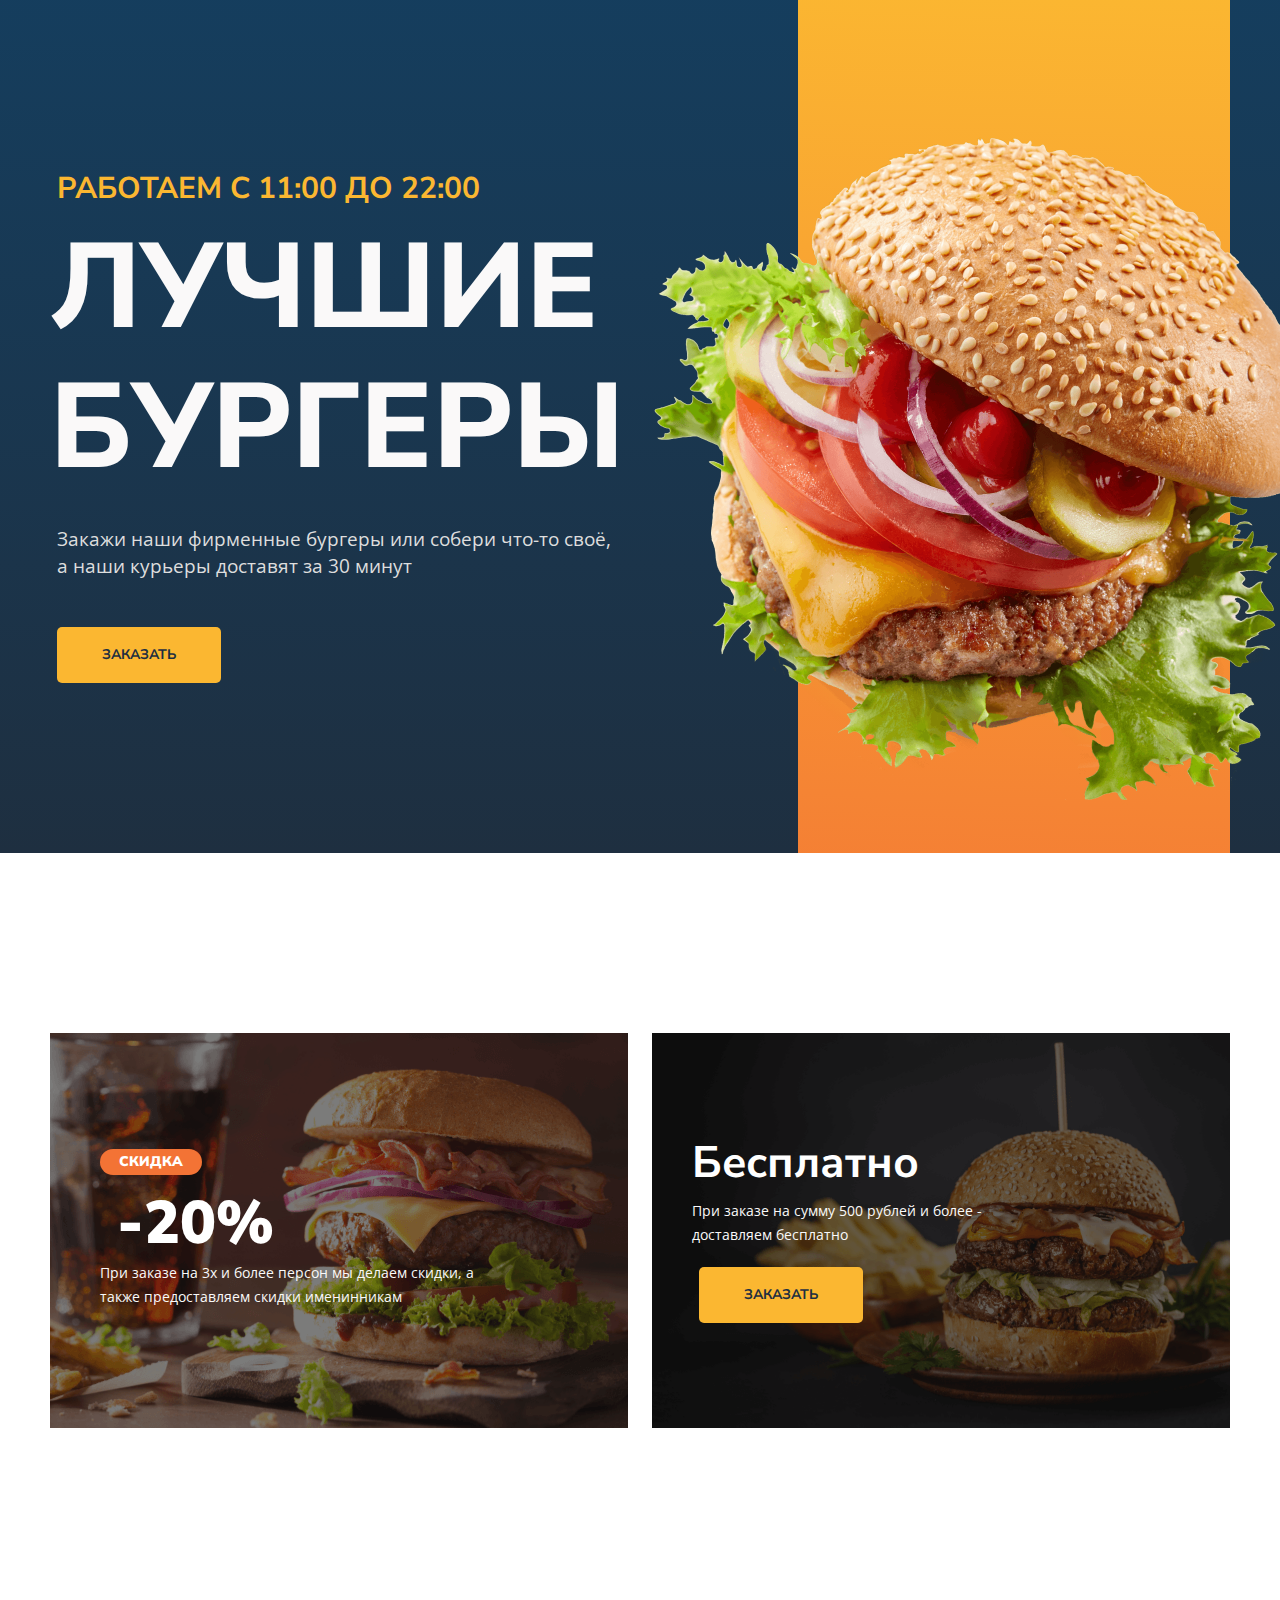
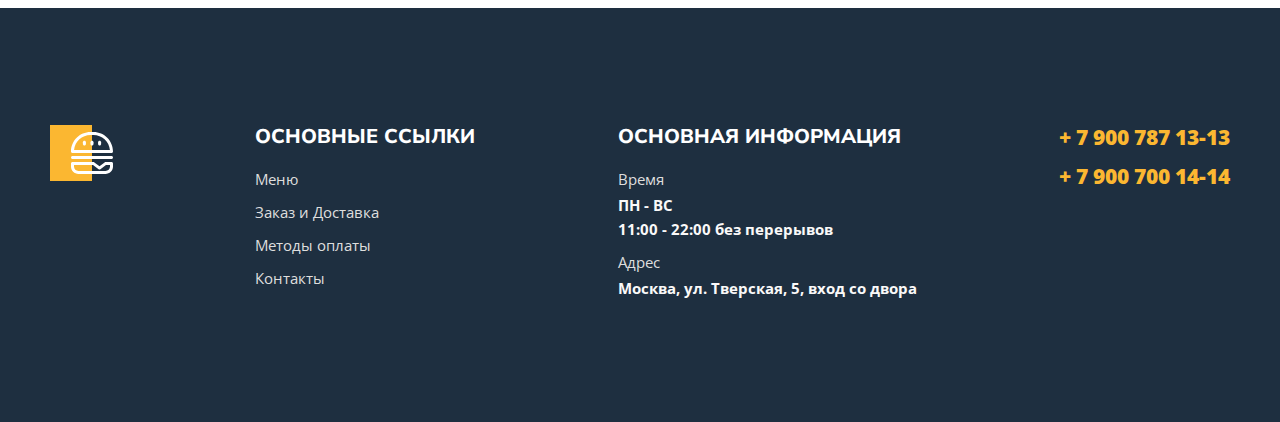
<file: index.html>
<!DOCTYPE html>
<html lang="ru">
<head>
    <meta charset="UTF-8">
    <meta http-equiv="X-UA-Compatible" content="IE=edge">
    <meta name="viewport" content="width=device-width, initial-scale=1.0">
    <title>Document</title>
    <link rel="preconnect" href="https://fonts.googleapis.com">
    <link rel="preconnect" href="https://fonts.gstatic.com" crossorigin>
    <link href="https://fonts.googleapis.com/css2?family=Nunito+Sans:wght@600;700;800;900&family=Open+Sans:wght@400;600;700&display=swap" rel="stylesheet">
    <link rel="stylesheet" href="styles/normalize.css">
    <link rel="stylesheet" href="styles/main.css">
</head>
<body>
    <div class="main">
        <div class="wrapper">
            <div class="content">
                <h1 class="content-title">
                    <span>работаем с 11:00 до 22:00</span>
                    Лучшие бургеры
                </h1>
                <p class="content-text">Закажи наши фирменные бургеры или собери что-то своё, а&nbsp;наши&nbsp;курьеры&nbsp;доставят за&nbsp;30&nbsp;минут</p>
                <a class="content-link" href="menu.html">заказать</a>
            </div>
            <div class="visual">
                <div class="visual-bg"></div>
                <img src="images/burger.png" alt="Burger">
            </div>
        </div>
    </div>
    <div class="promo">
        <div class="wrapper promo">
            <div class="promo-left">
                <p class="sale">Скидка</p>
                <p class="cost">-20%</p>
                <p class="promo-description">При заказе на 3х и более персон мы делаем скидки, а также предоставляем скидки именинникам</p>
            </div>
            <div class="promo-right">
                <p class="free">Бесплатно</p>
                <p class="promo-description">При заказе на сумму 500 рублей и более - доставляем бесплатно</p>
                <a href="menu.html">заказать</a>
            </div>
        </div>
    </div>
    <footer class="footer">
        <div class="container">
            <div class="footer-box">
                <div class="footer-item">
                    <img class="footer-logo" src="images/logo-footer.svg" alt="Logo">
                </div>
                <div class="footer-item footer-item-main">
                    <h2>основные ссылки</h2>
                    <ul class="footer-list">
                        <li><a href="menu.html">Меню</a></li>
                        <li><a href="#">Заказ и Доставка</a></li>
                        <li><a href="#">Методы оплаты</a></li>
                        <li><a href="#">Контакты</a></li>
                    </ul>
                    <ul class="footer-list footer-list-tel">
                        <li>
                            <a href="tel:+79007871313">+ 7 900 787 13-13</a>
                        </li>
                        <li>
                            <a href="tel:+79007871313">+ 7 900 700 14-14</a>
                        </li>
                    </ul>
                </div>
                <div class="footer-item footer-item-main">
                    <h2>основная информация</h2>
                    <ul class="footer-list">
                        <li>
                            <span>Время</span>
                            ПН - ВС <br>
                            11:00 - 22:00 без перерывов
                        </li>
                        <li>
                            <span>Адрес</span>
                            Москва, ул. Тверская, 5, вход со двора
                        </li>
                    </ul>
                </div>
                <div class="footer-tel">
                    <ul class="footer-list footer-list-tel">
                        <li>
                            <a href="tel:+79007871313">+ 7 900 787 13-13</a>
                        </li>
                        <li>
                            <a href="tel:+79007871313">+ 7 900 700 14-14</a>
                        </li>
                    </ul>
                </div>                
            </div>
            <div class="footer-main">
                <div class="footer-main1">
                    <h2>основные ссылки</h2>
                    <ul class="footer-list">
                        <li><a href="menu.html">Меню</a></li>
                        <li><a href="#">Заказ и Доставка</a></li>
                        <li><a href="#">Методы оплаты</a></li>
                        <li><a href="#">Контакты</a></li>
                    </ul>
                </div>
                <div class="footer-main2">
                    <h2>основная информация</h2>
                    <ul class="footer-list">
                        <li>
                            <span>Время</span>
                            ПН - ВС <br>
                            11:00 - 22:00 без перерывов
                        </li>
                        <li>
                            <span>Адрес</span>
                            Москва, ул. Тверская, 5, вход со двора
                        </li>
                    </ul>
                </div>               
            </div>
        </div>       
    </footer>
</body>
</html>
</file>
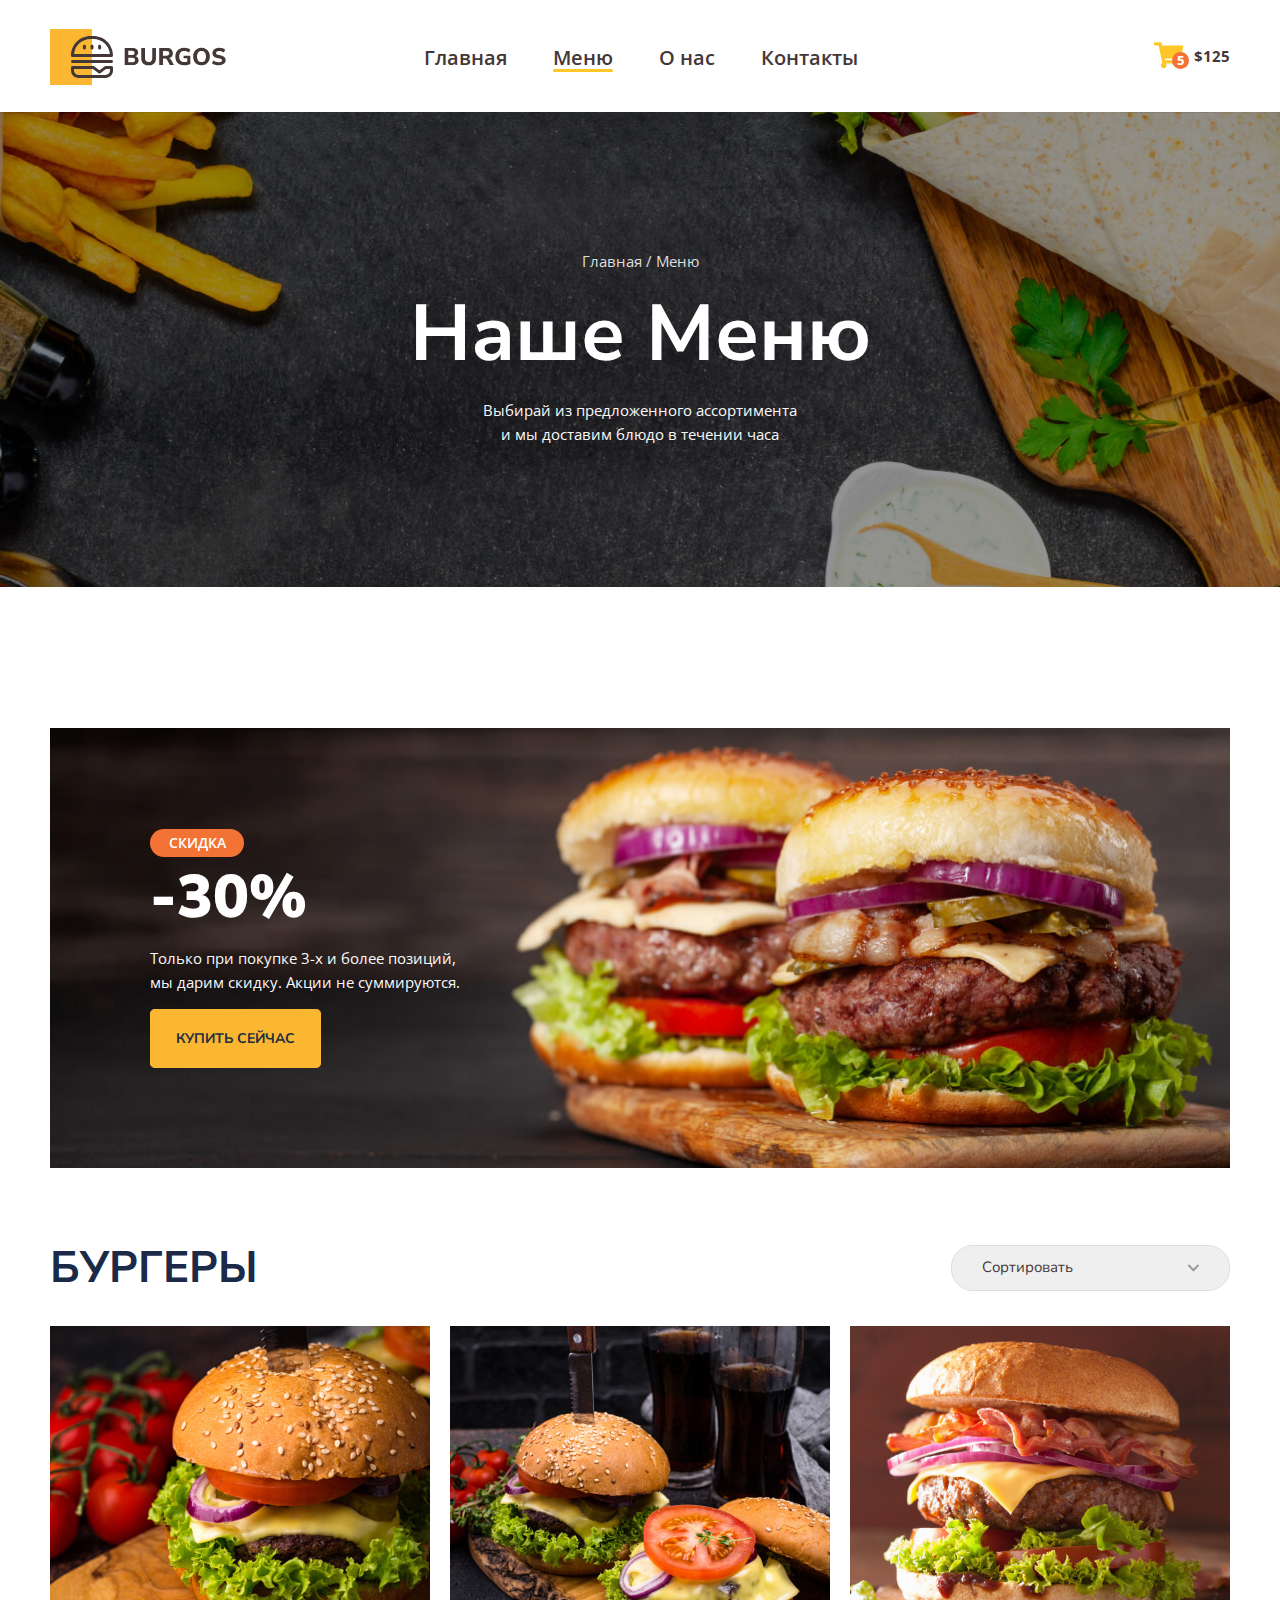
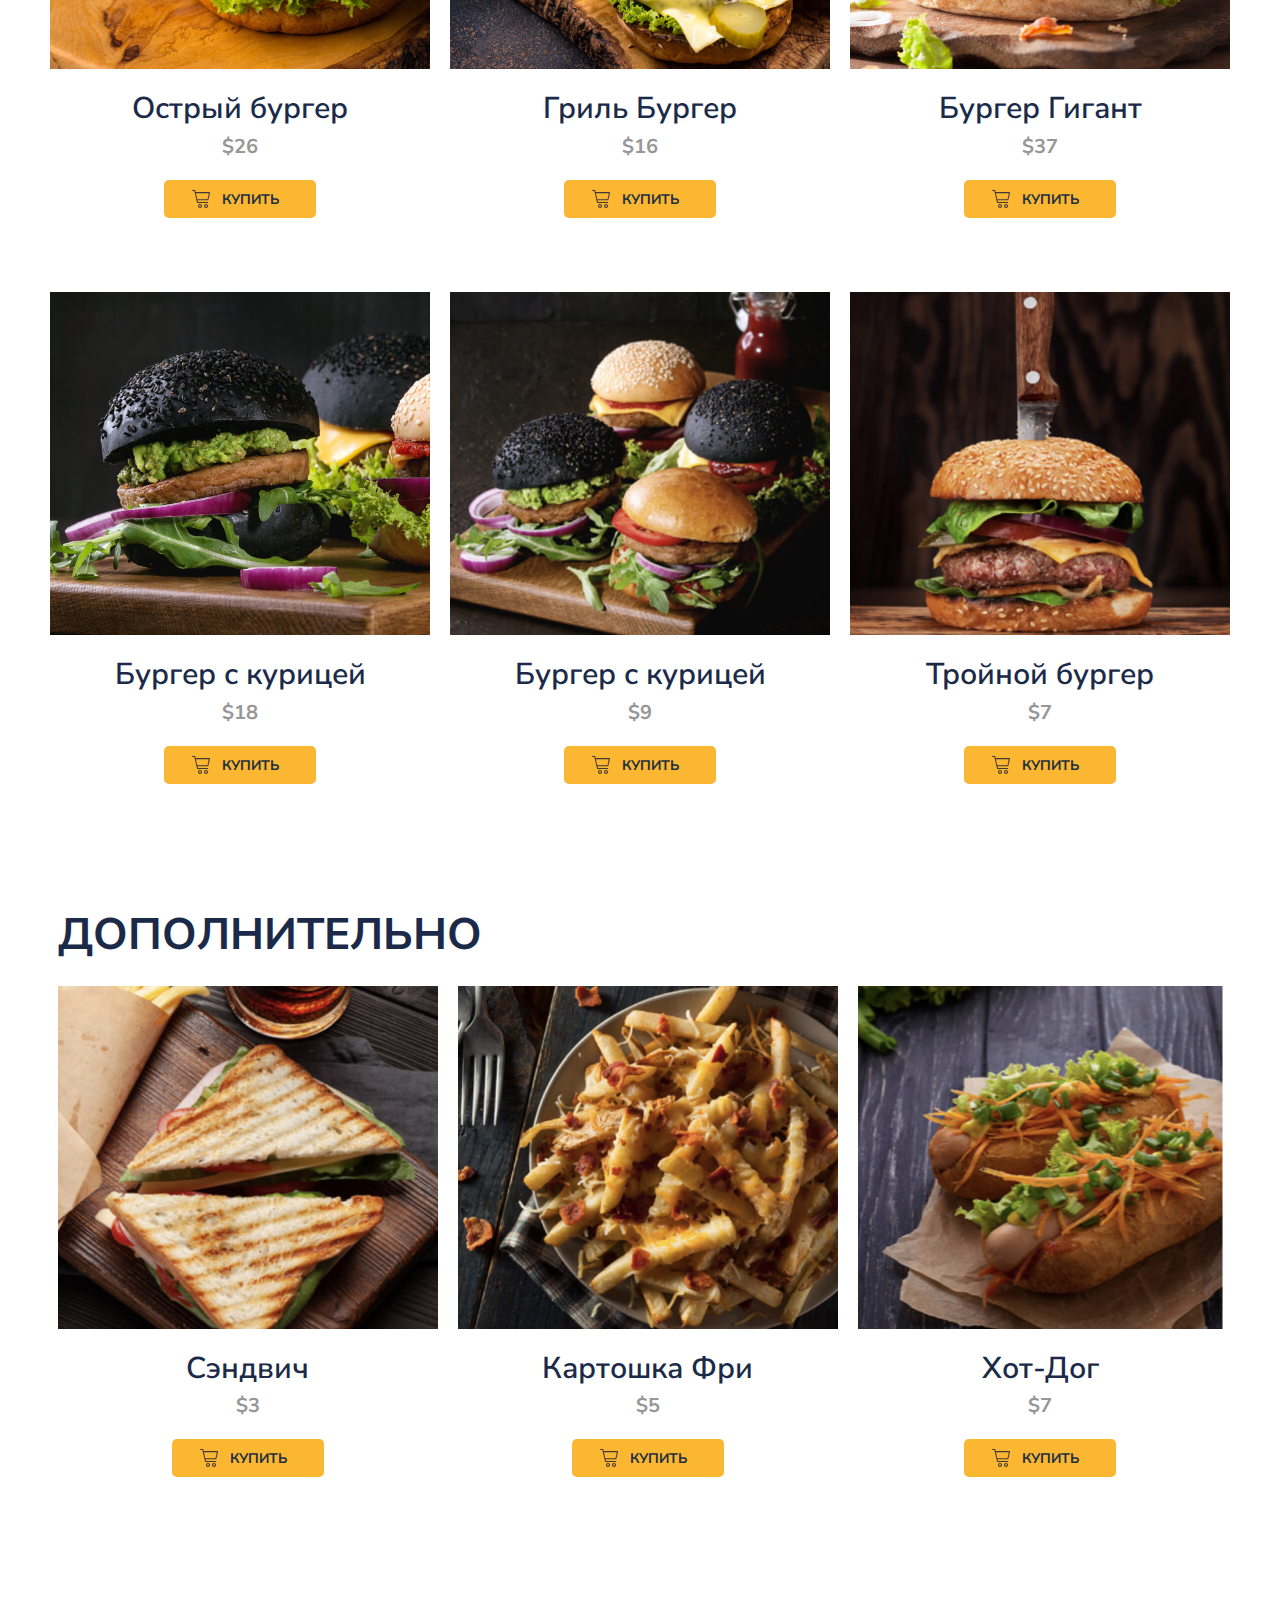
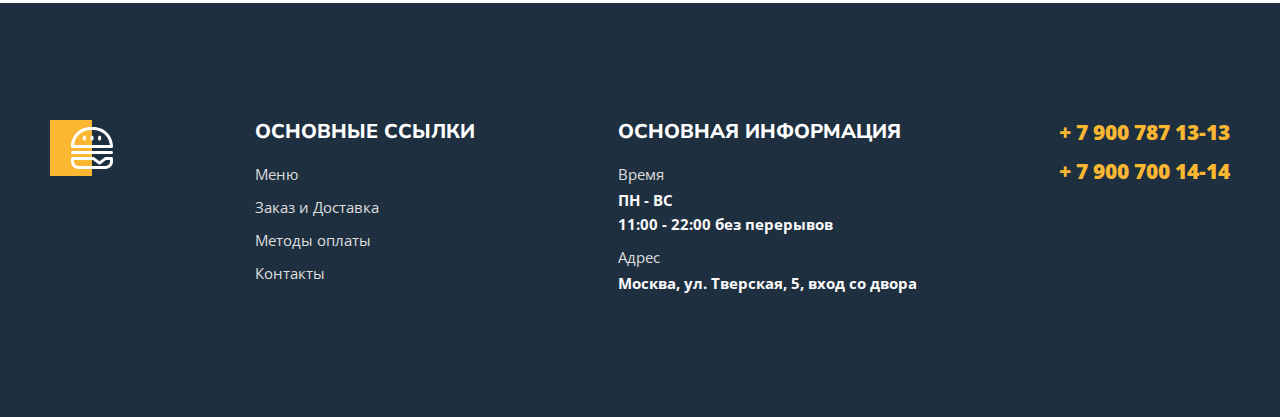
<file: menu.html>
<!DOCTYPE html>
<html lang="ru">
<head>
    <meta charset="UTF-8">
    <meta http-equiv="X-UA-Compatible" content="IE=edge">
    <meta name="viewport" content="width=device-width, initial-scale=1.0">
    <title>Burger</title>
    <link rel="preconnect" href="https://fonts.googleapis.com">
    <link rel="preconnect" href="https://fonts.gstatic.com" crossorigin>
    <link href="https://fonts.googleapis.com/css2?family=Nunito+Sans:wght@600;700;800;900&family=Open+Sans:wght@400;600;700&display=swap" rel="stylesheet">
    <link rel="stylesheet" href="styles/normalize.css">
    <link rel="stylesheet" href="styles/main.css">
    <link rel="apple-touch-icon" sizes="192x192" href="images/favicon/android-chrome-192x192.png">
    <link rel="icon" type="image/png" sizes="512x512" href="images/favicon/android-chrome-512x512.png">
    <link rel="apple-touch-icon" sizes="32x32" href="images/favicon/favicon.ico">
    <link rel="apple-touch-icon" sizes="150x150" href="images/favicon/mstile-150x150.png">
    <link rel="apple-touch-icon" sizes="180x180" href="images/favicon/apple-touch-icon.png">
    <link rel="icon" type="image/png" sizes="32x32" href="images/favicon/favicon-32x32.png">
    <link rel="icon" type="image/png" sizes="16x16" href="images/favicon/favicon-16x16.png">
    <link rel="mask-icon" href="images/favicon/safari-pinned-tab.svg" color="#5bbad5">
    <meta name="msapplication-TileColor" content="#da532c">
    <meta name="theme-color" content="#ffffff">
</head>
<body>
    <header id="headerTop">
        <div class="container">
            <div class="header">
                <div class="header-burder">
                    <button class="burger" onclick="openModal()"></button>
                </div>
                <div class="header-item">
                    <a href="index.html" class="header-logo"></a>
                    <nav>
                        <ul class="header-nav">
                            <li><a href="index.html">Главная</a></li>
                            <li><a href="#" class="active">Меню</a></li>
                            <li><a href="#">О нас</a></li>
                            <li><a href="#">Контакты</a></li>
                        </ul>
                    </nav>
                </div>
                
                <button type="button" class="button">
                    <span class="button-item">
                        <img src="images/cart.svg" alt="Корзина">
                        <span class="button-count">5</span>
                    </span>
                    <span class="button-text">$125</span>
                </button>
            </div>
        </div>
    </header>
    <div class="bg">
        <div class="container">
            <ul class="breadcrumbs">
                <li><a href="index.html">Главная</a></li>
                <li><a href="#">Меню</a></li>
            </ul>
            <h1 class="title">Наше Меню</h1>
            <p class="description">Выбирай из предложенного ассортимента и мы доставим блюдо в течении часа</p>
        </div>
    </div>
    <main>
        <div class="banner">
            <div class="container">
                <div class="banner-box">
                    <h2 class="banner-title">
                            <span class="banner-sale">скидка</span>
                            -30%
                    </h2>
                    <p class="banner-text">
                        Только при покупке 3-х и более позиций, мы дарим скидку. Акции не суммируются.
                    </p>
                    <a href="#menuBurger" class="banner-link">купить сейчас</a>
                </div>
            </div>
        </div>
        <section class="menu" id="menuBurger">
            <div class="container">
                <div class="menu-header">
                    <h2 class="menu-title">Бургеры</h2>
                    <select class="menu-select">
                        <option value="">Сортировать</option>
                        <option value="up">По возрастанию</option>
                        <option value="down">По убыванию</option>
                    </select>
                </div>
                <div class="menu-grid">
                    <div class="menu-grid-item">
                        <div class="menu-grid-cover">
                            <img src="images/menu/01.jpg" alt="Острый бургер">
                        </div>
                        <p class="menu-grid-title">Острый бургер</p>
                        <p class="menu-grid-price">$26</p>
                        <button type="button" class="menu-grid-btn">
                            <span class="menu-grid-icon"></span>
                            <span class="menu-grid-text">купить</span>
                        </button>
                    </div>
                    <div class="menu-grid-item">
                        <div class="menu-grid-cover">
                            <img src="images/menu/02.jpg" alt="Гриль Бургер">
                        </div>
                        <p class="menu-grid-title">Гриль Бургер</p>
                        <p class="menu-grid-price">$16</p>
                        <button type="button" class="menu-grid-btn">
                            <span class="menu-grid-icon"></span>
                            <span class="menu-grid-text">купить</span>
                        </button>
                    </div>
                    <div class="menu-grid-item">
                        <div class="menu-grid-cover">
                            <img src="images/menu/03.jpg" alt="Бургер Гигант">
                        </div>
                        <p class="menu-grid-title">Бургер Гигант</p>
                        <p class="menu-grid-price">$37</p>
                        <button type="button" class="menu-grid-btn">
                            <span class="menu-grid-icon"></span>
                            <span class="menu-grid-text">купить</span>
                        </button>
                    </div>
                    <div class="menu-grid-item">
                        <div class="menu-grid-cover">
                            <img src="images/menu/04.jpg" alt="Бургер с курицей">
                        </div>
                        <p class="menu-grid-title">Бургер с курицей</p>
                        <p class="menu-grid-price">$18</p>
                        <button type="button" class="menu-grid-btn">
                            <span class="menu-grid-icon"></span>
                            <span class="menu-grid-text">купить</span>
                        </button>
                    </div>
                    <div class="menu-grid-item">
                        <div class="menu-grid-cover">
                            <img src="images/menu/05.jpg" alt="Бургер с курицей">
                        </div>
                        <p class="menu-grid-title">Бургер с курицей</p>
                        <p class="menu-grid-price">$9</p>
                        <button type="button" class="menu-grid-btn">
                            <span class="menu-grid-icon"></span>
                            <span class="menu-grid-text">купить</span>
                        </button>
                    </div>
                    <div class="menu-grid-item">
                        <div class="menu-grid-cover">
                            <img src="images/menu/06.jpg" alt="Тройной бургер">
                        </div>
                        <p class="menu-grid-title">Тройной бургер</p>
                        <p class="menu-grid-price">$7</p>
                        <button type="button" class="menu-grid-btn">
                            <span class="menu-grid-icon"></span>
                            <span class="menu-grid-text">купить</span>
                        </button>
                    </div>
                </div>
            </div>
        </section>
        <section class="menu menu-other">
            <div class="container-other">
                <h2 class="menu-title">Дополнительно</h2>
                <div class="menu-grid">
                    <div class="menu-grid-item">
                        <div class="menu-grid-cover">
                            <img src="images/menu/07.jpg" alt="Сэндвич">
                        </div>
                        <p class="menu-grid-title">Сэндвич</p>
                        <p class="menu-grid-price">$3</p>
                        <button type="button" class="menu-grid-btn">
                            <span class="menu-grid-icon"></span>
                            <span class="menu-grid-text">купить</span>
                        </button>
                    </div>
                    <div class="menu-grid-item">
                        <div class="menu-grid-cover">
                            <img src="images/menu/08.jpg" alt="Картошка Фри">
                        </div>
                        <p class="menu-grid-title">Картошка Фри</p>
                        <p class="menu-grid-price">$5</p>
                        <button type="button" class="menu-grid-btn">
                            <span class="menu-grid-icon"></span>
                            <span class="menu-grid-text">купить</span>
                        </button>
                    </div>
                    <div class="menu-grid-item last-item">
                        <div class="menu-grid-cover">
                            <img src="images/menu/09.jpg" alt="Хот-Дог">
                        </div>
                        <p class="menu-grid-title">Хот-Дог</p>
                        <p class="menu-grid-price">$7</p>
                        <button type="button" class="menu-grid-btn">
                            <span class="menu-grid-icon"></span>
                            <span class="menu-grid-text">купить</span>
                        </button>
                    </div>
                </div>
            </div>
        </section>
    </main>
    <footer class="footer">
        <div class="container">
            <div class="footer-box">
                <div class="footer-item">
                    <img class="footer-logo" src="images/logo-footer.svg" alt="Logo">
                </div>
                <div class="footer-item footer-item-main">
                    <h2>основные ссылки</h2>
                    <ul class="footer-list">
                        <li><a href="menu.html">Меню</a></li>
                        <li><a href="#">Заказ и Доставка</a></li>
                        <li><a href="#">Методы оплаты</a></li>
                        <li><a href="#">Контакты</a></li>
                    </ul>
                    <ul class="footer-list footer-list-tel">
                        <li>
                            <a href="tel:+79007871313">+ 7 900 787 13-13</a>
                        </li>
                        <li>
                            <a href="tel:+79007871313">+ 7 900 700 14-14</a>
                        </li>
                    </ul>
                </div>
                <div class="footer-item footer-item-main">
                    <h2>основная информация</h2>
                    <ul class="footer-list">
                        <li>
                            <span>Время</span>
                            ПН - ВС <br>
                            11:00 - 22:00 без перерывов
                        </li>
                        <li>
                            <span>Адрес</span>
                            Москва, ул. Тверская, 5, вход со двора
                        </li>
                    </ul>
                </div>
                <div class="footer-tel">
                    <ul class="footer-list footer-list-tel">
                        <li>
                            <a href="tel:+79007871313">+ 7 900 787 13-13</a>
                        </li>
                        <li>
                            <a href="tel:+79007871313">+ 7 900 700 14-14</a>
                        </li>
                    </ul>
                </div>                
            </div>
            <div class="footer-main">
                <div class="footer-main1">
                    <h2>основные ссылки</h2>
                    <ul class="footer-list">
                        <li><a href="menu.html">Меню</a></li>
                        <li><a href="#">Заказ и Доставка</a></li>
                        <li><a href="#">Методы оплаты</a></li>
                        <li><a href="#">Контакты</a></li>
                    </ul>
                </div>
                <div class="footer-main2">
                    <h2>основная информация</h2>
                    <ul class="footer-list">
                        <li>
                            <span>Время</span>
                            ПН - ВС <br>
                            11:00 - 22:00 без перерывов
                        </li>
                        <li>
                            <span>Адрес</span>
                            Москва, ул. Тверская, 5, вход со двора
                        </li>
                    </ul>
                </div>               
            </div>
        </div>       
    </footer>
    <a href="#headerTop" class="button-up hidden" id="btnUp">Наверх</a>
    <div class="modal" id="modal">
        <ul class="header-nav">
            <li><a href="index.html">Главная</a></li>
            <li><a href="#" class="active">Меню</a></li>
            <li><a href="#">О нас</a></li>
            <li><a href="#">Контакты</a></li>
        </ul>
        <button class="burger-close" onclick="closeModal()"></button>
    </div>

    <script>
        // Smooth Scroll
        const links = document.querySelectorAll(".banner-link");

        for (const link of links) {
            link.addEventListener("click", clickHandler);
        }

        function clickHandler(e) {
            e.preventDefault();
            const href = this.getAttribute("href");

            document.querySelector(href).scrollIntoView({
                behavior: "smooth"
            });
        }

        // Button Up

       window.onscroll = function(){scrollFunction()};

        const upbuttons = document.querySelectorAll(".button-up");

        for (const upbutton of upbuttons) {
            upbutton.addEventListener("click", clickHandler);
        }

        function clickHandler(e) {
            e.preventDefault();
            const href = this.getAttribute("href");

            document.querySelector(href).scrollIntoView({
                behavior: "smooth"
            });
        }

        function scrollFunction(){
            if ( document.body.scrollTop > 1000 || document.documentElement.scrollTop > 1000){
                document.getElementById('btnUp').className = 'button-up visible';
            } else {
                document.getElementById('btnUp').className = 'button-up hidden';
            }
        }

       // Menu

        function openModal() {
            document.getElementById("modal").style.top = "0px";
        }

        function closeModal() {
            document.getElementById("modal").style.top = "-400px";
        }
    </script>
</body>
</html>
</file>
<file: styles/main.css>
body {
    font-family: 'Nunito Sans', sans-serif;
}
.container, .container-other {
    max-width: 1180px;
    margin: 0 auto;
    padding-left: 15px;
    padding-right: 15px;
}
header {
    border-bottom: 1px solid #DEDEDE;
}
.header {
    font-family: 'Open Sans', sans-serif;
    display: flex;
    align-items: center;
    justify-content: space-between;
    padding-top: 26px;
    padding-bottom: 26px;
}
.header-item {
    display: flex;
    align-items: center;
    justify-content: space-between;
    flex-basis: 68.5%;
}
.header-logo {
    display: block;
    background-image: url(../images/logo.svg);
    width: 176px;
    height: 56px;
    background-repeat: no-repeat;
    background-size: cover;
}
.header-nav {
    list-style-type: none;
    display: flex;
    padding-left: 0;
    gap: 46px;
    margin-top: 20px;
}
.header-nav a {
    font-weight: 600;
    font-size: 20px;
    color: #443737;
    text-decoration: none;
}
.header-nav a:hover {
    color: #FFC725;
}
.header-nav a::after {
    content: '';
    width: 100%;
    height: 3px;
    border-radius: 1.5px;
    background: transparent;
    display: block;
}
.header-nav a.active::after {
    background: #FFC725;
}
.button {
    display: flex;
    align-items: center;
    background-color: transparent;
    border: none;
    padding: 0;
    gap: 10px;
    cursor: pointer;
}
.button-item {
    position: relative;
}
.button-count {
    color: #FFFFFF;
    font-weight: 700;
    font-size: 13px;
    background: #F37335;
    border-radius: 100%;
    position: absolute;
    width: 17px;
    height: 17px;
    text-align: center;
    line-height: 1.3;
    bottom: 3px;
    right: -5px;
}
.button-text {
    color: #443737;
    font-weight: 700;
    font-size: 15px;
}
.bg {
    text-align: center;
    color: #FFFFFF;
    background-image: url(../images/bg.jpg);
    background-size: cover;
    background-position: center center;
    padding: 141px 0;
    margin-bottom: 141px;
    margin-top: -3px;
}
.breadcrumbs {
    padding-left: 0;
    list-style-type: none;
    display: flex;
    justify-content: center;
    gap: 8px;
    margin: 0px auto 0px auto;
}
.breadcrumbs a {
    color: #DEDEDE;
    font-size: 15px;
    text-decoration: none;
    font-family: 'Open Sans', sans-serif;
}
.breadcrumbs a:hover {
    color: #FFC725;
}
.breadcrumbs a:hover::before {
    color: #DEDEDE;
}
.breadcrumbs a::before {
    content: '/';
    position: relative;
    left: -4px;
    pointer-events: none;
}
.breadcrumbs li:first-child a::before {
    display: none;
}
.title {
    font-weight: 700;
    font-size: 79px;
    margin: 18px auto 18px auto;
}
.description {
    color: #FAF9F9;
    font-size: 15px;
    line-height: 1.6;
    font-family: 'Open Sans', sans-serif;
    max-width: 320px;
    margin: 0px auto 0px auto;
}
.banner-box {
    color: #FFFFFF;
    background-image: url(../images/banner.jpg);
    background-size: cover;
    background-position: 0 center;
    padding: 101px 100px 120px;
    margin-bottom: 75px;
}
.banner-title {
    font-weight: 900;
    font-size: 60px;
    margin-bottom: 10px;
    margin-top: 0px;
}
.banner-sale {
    display: block;
    text-transform: uppercase;
    font-family: 'Open Sans', sans-serif;
    background-color: #F37335;
    font-weight: 600;
    font-size: 14px;
    padding: 5px 18px;
    border-radius: 14px;
    max-width: 58px;
    line-height: 18px;
    margin-bottom: 6px;
    text-align: center;
}
.banner-text {
    font-family: 'Open Sans', sans-serif;
    color: #FAF9F9;
    font-size: 15px;
    max-width: 310px;
    line-height: 1.6;
    margin-bottom: 35px;
    margin-top: 14px;
}
.banner-link {
    text-decoration: none;
    background-color: #FBB731;
    padding: 19px 25px;
    text-transform: uppercase;
    font-weight: bold;
    font-size: 14px;
    color: #1E2F40;
    border-radius: 5px;
    border: 1px solid #FBB731;
    transition: 0.3s;
}
.banner-link:hover {
    background-color: transparent;
    color: #FBB731;
}
.menu-header {
    display: flex;
    align-items: center;
    justify-content: space-between;
    margin-bottom: 33px;
}
.menu-title {
    color: #1B2A49;
    font-weight: 700;
    font-size: 44px;
    text-transform: uppercase;
    margin: 0;
}
.menu-select {
    border: 1px solid #DEDEDE;
    padding: 13px 30px;
    border-radius: 22px;
    color: #443737;
    font-size: 15px;
    -webkit-appearance: none;
       -moz-appearance: none;
            appearance: none;
    flex-basis: 279px;
    background-image: url(../images/arrow.svg);
    background-size: 12.79px 7.75px;
    background-repeat: no-repeat;
    background-position: 89% center;
}
.menu-grid {
    display: grid;
    grid-template-columns: repeat(3, 1fr);
    gap: 50px 20px;
    text-align: center;
    margin-bottom: 102px;
    margin-top: 25px;
}
.menu-grid-cover {
    width: 100%;
    height: 343px;
    position: relative;
    overflow: hidden;
}
.menu-grid-cover img {
    position: absolute;
    left: 50%;
    top: 50%;
    transform: translate(-50%, -50%);
    -o-object-fit: cover;
       object-fit: cover;
    width: 100%;
    height: 430px;
    margin-top: 0;
}
.menu-grid-title {
    font-weight: 600;
    font-size: 30px;
    color: #1B2A49;
    text-align: center;
    margin-top: 23px;
    margin-bottom: 8px;
}
.menu-grid-price {
    color: #979797;
    text-align: center;
    font-weight: 700;
    font-size: 20px;
    margin-top: 0;
    margin-bottom: 22px;
}
.menu-grid-btn {
    background-color: #FBB731;
    border-radius: 5px;
    min-width: 152px;
    background-image: url(../images/cart-menu.svg);
    background-size: 18px;
    background-repeat: no-repeat;
    background-position: 21% center;
    border: none;
    padding-top: 10px;
    padding-bottom: 10px;
    cursor: pointer;
    margin-bottom: 24px;
}
.menu-grid-btn:hover {
    background-color: #F37335;
}
.menu-grid-text {
    color: #1E2F40;
    font-weight: 700;
    font-size: 14px;
    text-transform: uppercase;
    text-align: center;
    padding-left: 21px;
}
.footer {
    background: #1E2F40;
    color: #FFFFFF;
    padding-top: 117px;
    padding-bottom: 106px;
}
.footer-box {
    display: flex;
    justify-content: space-between;
}
.footer-logo {
    width: 63px;
    height: 56px;
}
.footer-item h2 {
    font-size: 20px;
    font-weight: 800;
    text-transform: uppercase;
    margin-bottom: 19px;
    margin-top: 0;
}
.footer-list li {
    color: #FAF9F9;
    margin-bottom: 9px;
    font-family: 'Open Sans', sans-serif;
    font-size: 15px;
    font-weight: 700;
    line-height: 24px;
}
.footer-list a {
    color: #DEDEDE;
    text-decoration: none;
    font-weight: 400;
}
.footer-list a:hover {
    color: #FBB731;
}
.footer-item span {
    color: #DEDEDE;
    display: block;
    font-weight: 400;
    margin-bottom: 2px;
}
.footer-list-tel {
    margin-top: 0;    
}
.footer-list-tel li {
    margin-bottom: 13px;
}
.footer-list-tel a {
    font-weight: 800;
    font-size: 21px;
    color: #FBB731;
}
.footer-list-tel a:hover {
    color: #DEDEDE;
}
.footer-list {
    padding-left: 0;
    list-style-type: none;
}
.footer-list span {
    color: #DEDEDE;
    display: block;
    font-weight: 400;
    margin-bottom: 2px;
}
.footer-main {
    display: none;
}
.button-up {
    background-color: #FBB731;
    color: #1E2F40;
    font-weight: 700;
    font-size: 14px;
    text-transform: uppercase;
    text-decoration: none;
    padding: 8px 20px;
    position: fixed;
    bottom: 20px;
    right: 20px;
    border-radius: 5px;
    transition: 1s;
}
.button-up.hidden {
    opacity: 0;
}
.button-up.visible {
    opacity: 1;
}
.button-up:hover {
    background-color: #F37335;
}
.last-item {
    margin-right: 15px;
}

/* Style INDEX */

.main {
    background: linear-gradient(180deg, #0C4C7B -100%, #1E2F40 100%);
    overflow: hidden;
}
.wrapper {
    max-width: 1180px;
    margin: 0 auto;
    display: flex;
    justify-content: space-between;
}
.content {
    color: #FAF9F9;
    flex: 0 0 580px;
    padding-top: 170px;
    padding-bottom: 170px;
}
.content-title {
    font-size: 120px;
    font-weight: 800;
    text-transform: uppercase;
    line-height: 140px;
    margin-bottom: 28px;
    margin-top: 0;
}
.content-title span {
    color: #FBB731;
    font-size: 30px;
    font-weight: 700;
    line-height: 38px;
    display: block;
    margin-bottom: 10px;
    margin-left: 7px;
}
.promo {
    overflow: hidden;
}
.content-text {
    color: #DEDEDE;    
    font-family: 'Open Sans', sans-serif;
    font-size: 19px;
    font-weight: 400;
    line-height: 26.6px;
    margin-bottom: 48px;
    margin-left: 7px;
}
.content-link,
.promo a {
    color: #1E2F40;
    background-color: #FBB731;
    border-radius: 5px;
    text-decoration: none;
    padding: 20px 45px;
    display: inline-block;
    text-transform: uppercase;
    font-size: 14px;
    font-weight: 700;
    margin-left: 7px;
}
.visual {
    flex-grow: 1;
    display: flex;
    justify-content: flex-end;
    position: relative;
}
.visual-bg {
    width: 432px;
    height: 104%;
    background: linear-gradient(2.42deg, #F37335 -19.6%, #FBB731 100.79%, #FDC830 100.79%);

}
.main img {
    width: 829px;
    position: absolute;
    right: -168px;
}
.promo {
    padding-top: 186px;
    padding-bottom: 46px;
    color: #FFFFFF;
}
.promo-left,
.promo-right {
    flex: 0 0 49%;
    box-sizing: border-box;
    background-repeat: no-repeat;
    background-size: cover;
    background-position: center;
}
.promo-left {
    background-image: url(../images/promo-left.png);
    padding: 116px 50px;
}
.promo-right {
    background-image: url(../images/promo-right.png);
    padding: 105px 40px;
}
.sale {
    font-size: 14px;
    font-weight: 900;
    background: #F37335;
    padding: 5px 19px;
    border-radius: 14px;
    display: inline-block;
    text-transform: uppercase;
    margin-bottom: 3px;
    margin-top: 0;
}
.cost {
    font-size: 60px;
    font-weight: 900;
    margin: 11px 17px 3px;
}
.promo-description {
    font-family: 'Open Sans', sans-serif;
    color: #FAF9F9;
    font-size: 14px;
    line-height: 24px;
    margin: 0;
}
.promo-left .promo-description {
    max-width: 392px;
}
.promo-right .promo-description {
    max-width: 299px;
    margin-bottom: 20px;
}
.content-link:hover {
    background-color: #F37335;
} 
.promo a:hover {
    background-color: #F37335;
}
.free {
    font-size: 44px;
    font-weight: 700;
    margin-bottom: 10px;
    margin-top: 0;
}

/* Modal */

.burger{
    width: 34px;
    height: 22px;
    background-image: url(../images/burger.svg);
    background-repeat: no-repeat;
    background-size: contain;
    background-color: transparent;
    border: none;
    cursor: pointer;
}
.modal {
    background-color: #FFF8DC;
    max-width: 500px;
    text-align: center;
    position: absolute;
    top: -400px;
    left: 0;
    right: 0;
    margin: 20px auto 0;
    padding: 40px 30px;
    box-sizing: border-box;
    transition: .5s;
}
.modal .header-nav {
    flex-direction: column;
    align-items: center;
    gap: 23px;
    margin: 0;
}
.burger-close {
    width: 22px;
    height: 22px;
    background-image: url(../images/close.svg);
    background-repeat: no-repeat;
    background-size: contain;
    background-color: transparent;
    border: none;
    position: absolute;
    top: 20px;
    right: 20px;    
    cursor: pointer;
}

.container-other {
    padding-right: 0;
}



/* Responsive */

@media (min-width: 1001px) {
    .footer-list + .footer-list-tel {
        display: none;
    }
    .promo {
        padding: 90px 0;
    }
}
@media (min-width: 766px) {
    .header-burder {
        display: none;
    }
}
@media (max-width: 1100px) {
    /* Style INDEX */
    .content {
        padding-top: 38px;
        padding-left: 21px;
        padding-bottom: 122px;
        flex: 0 0 623px;
    }
    .content-title span {
        font-size: 24px;
        margin-bottom: 23px;
        margin-left: 0px;
    }
    .content-title {
        font-size: 101px;
        line-height: 101px;
        padding-left: 7px;
        margin-bottom: 29px;
    }
    .content-text {
        font-size: 14px;
        line-height: 22.6px;
        margin-bottom: 31px;
        max-width: 475px;
    }
    .content-link, .promo a {
        padding: 17px 40px;
        font-size: 13px;
    }
    .main img {
        width: 592px;
        right: 84px;
        top: 15px;
    }
    .visual-bg {
        width: 135px;
        
        padding-right: 133px;
        margin-right: 235px;
    }
    
}
@media (max-width: 1000px) {
    .main {
        height: 600px;
    }
    .container, .container-other {
        max-width: 738px;
    }
    .container-other {
        max-width: 875px;
    }
    .header-logo {
        width: 150px;
        height: 48px;
        background-size: contain;
    }
    .header-nav {
        gap: 22px;
    }
    .header-item {
        flex-basis: 79.5%;
    }
    .bg {
        margin-bottom: 72px;
    }
    .banner-box {
        padding: 101px 40px 120px;
        margin-bottom: 55px;
        background-position: -84px center;
    }
    .menu-grid {
        grid-template-columns: repeat(2, 1fr);
        gap: 50px 15px;
        margin-bottom: 35px;
    }
    .menu-other {
        overflow: hidden;
        height: 669px;
        margin-top: 43px;
    }
    .menu-other .menu-grid {
        display: flex;
        width: auto;
        overflow-x: scroll;
        overflow-y: hidden;
        margin-top: 21px;
        gap: 17px 11px;
        padding-bottom: 95px;
    }
    .menu-other .menu-grid-item {
        flex: 0 0 275px;
    }
    .footer {
        padding-top: 62px;
        padding-bottom: 59px;
    }
    .footer-tel {
        display: none;
    }
    .footer-list + .footer-list-tel {
        display: block;
    }
    
    /* Style INDEX */
    .promo {
        padding: 64px 15px;
    }
    .promo-left {
        height: 300px;
        padding: 47px 31px;
    }
    .promo-description {
        font-size: 14px;
    }
    .promo-right {
        height: 300px;
        padding: 65px 29px;
    }
    .promo-right .promo-description {
        margin-bottom: 12px;
    }
}
@media (max-width: 930px) {
    /* Style INDEX */
    .content {
        flex: 0 0 534px;
    }
    .content-title span {
        font-size: 22px;
        margin-bottom: 4px;
    }
    .content-title {
        font-size: 86px;
        margin-bottom: 21px;
    }
    .main img {
        width: 490px;
        right: 101px;
        top: 121px;
    }
    .visual-bg {
        width: 66px;
        height: 109%
    }
}
@media (max-width: 840px) {
    /* Style INDEX */
    .main img {
        width: 450px;
        right: 151px;
    }
    .promo {
        padding: 53px 15px;
    }
}
@media (max-width: 765px) {
    nav {
        display: none;
    }
    .header {
        gap: 21px;
    }
    /* Style INDEX */
    .content {
        flex: 0 0 477px;
    }
    .content-title {
        font-size: 82px;
    }
    .content-title span {
        font-size: 20px;
    }
    .content-text {
        margin-right: 124px;
    }
    .promo-left {
        height: 283px;
    }
    .promo-right {
        height: 283px;
    }
    .promo-description {
        font-size: 13.5px;
    }
    .cost {
        font-size: 58px;
    }
    .promo {
        padding: 55px 15px;
    }
}
@media (max-width: 700px) {
    .menu-grid {
        gap: 17px 13px;
    }
    .footer-tel {
        display: block;
    }
    .footer-list + .footer-list-tel {
        display: none;
    }
    .footer-item-main {
        display: none;
    }
    .footer-main {
        display: block;
        text-align: center;
    }
    /* Style INDEX */
    .content-title span {
        font-size: 17px;
    }
    .content-title {
        font-size: 78px;
    }
    .main img {
        width: 427px;
        right: 174px;
        top: 144px;
    }
}
@media (max-width: 660px){
    .main {
        height: 571px;
    }
    .promo-left, .promo-right {
        height: 246px;
        width: 418px;
        padding: 33px 31px;
        margin: 0 auto 15px;
    }
    .free {
        font-size: 41px;
    }
    .content-link, .promo a {
        font-size: 12px;
    }
    .promo {
        padding: 44px 15px;
        display: block;
    }
    .sale {
        font-size: 14px;
    }
    .cost {
        font-size: 53px;
        margin-top: 5px;
    }
    .visual-bg {
        width: 66px;
        height: 104%;
    }
    .promo-description {
        font-size: 15px;
        margin-top: 0px;
    }
}
@media (max-width: 590px) {
    /* Style INDEX */
    .main {
        height: 634px;
    }
    .main img {
        width: 373px;
        right: 271px;
        top: 257px;
    }
    .visual-bg {
        height: 116%;
    }
    
}
@media (max-width: 565px) {
    .title {
        font-size: 38px;
    }
    .description {
        font-size: 12px;
    }
    .breadcrumbs a {
        font-size: 14px;
    }
    .bg {
        padding: 55px 0;
    }
    .banner-box {
        background-position: 17% center;
        padding: 35px 24px 54px;
    }
    .menu-title {
        font-size: 27px;
    }
    .menu-select {
        max-width: 198px;
        height: 41px;
        font-size: 13px;
        padding-left: 20px;
    }
    .menu-grid-title {
        font-size: 15px;
    }
    .menu-grid-price {
        font-size: 16px;
    }
    .menu-grid-btn {
        min-width: 129px;
    }
    .menu-other {
        height: 490px;
        margin-bottom: 45px;
    }
    .menu-other .menu-grid-item {
        flex: 0 0 232px;
    }
    .footer-main {
        text-align: left;
    }
    .menu-grid-cover, .menu-grid-cover img {
        height: 50vw;
    }
    /* Style INDEX */
    .content {
        flex: 0 0 435px;
    }
    .content-title {
        font-size: 75px;
        line-height: 92px;
    }
}
@media (max-width: 510px){
    /* Style INDEX */
    .main {
        height: 670px;
    }
    .content {
        flex: 0 0 405px;
    }
    .main img {
        right: 315px;
        top: 289px;
    }
    .visual-bg {
        height: 121%;
    }
    .content-title {
        font-size: 70px;
    }
    .promo {
        padding: 45px 15px;
    }
    .promo-left, .promo-right {
        width: 364px;
    }
    .sale {
        font-size: 13px;
    }
    .cost {
        font-size: 52px;
    }
    .promo-description {
        font-size: 14px;
    }
}
@media (max-width: 486px) {
    .menu-other {
        height: 418px;
    }
    .menu-other .menu-grid {
        gap: 17px 5px;
    }
    .menu-other .menu-grid-item {
        flex: 0 0 218px;
    }
}
@media (max-width: 430px) {
    .menu-other .menu-grid {
        padding-bottom: 87px;
    }
    .menu-other .menu-grid-item {
        flex: 0 0 177px;
    }
    .promo-left, .promo-right {
        width: 414px;
    }
    .promo {
        padding-left: 0;
        padding-right: 0;
    }
    .sale {
        font-size: 14px;
    }
    .cost {
        font-size: 53px;
    }
    .promo-description {
        font-size: 15px;
    }
    .free {
        font-size: 44px;
    }
}
@media (max-width: 400px) {
    .menu-select {
        max-width: 136px;
        height: 41px;
        font-size: 12px;
        padding-left: 15px;
    }
    /* Style INDEX */
    .main {
        height: 553px;
    }
    .main img {
        width: 224px;
        right: 461px;
        top: 301px;
    }
    .content-title {
        font-size: 64px;
        line-height: 85px;
        margin-bottom: 13px;
    }
    .content-title span {
        font-size: 16px;
    }
    .content-text {
        font-size: 13px;
    }
    .sale {
        font-size: 13px;
    }
    .cost {
        font-size: 52px;
    }
    .promo-description {
        font-size: 14px;
    }
    .free {
        font-size: 42px;
    }
}
@media (max-width: 360px) {
    .main {
        height: 470px;
    }
    .header-logo {
        width: 116px;
        height: 37px;
        background-size: contain;
    }
    .bg {
        margin-bottom: 37px;
    }
    .banner-box {
        margin-bottom: 37px;
    }
    .menu-grid-price {
        margin-bottom: 13px;
    }
    .menu-other {
        margin-top: 43px;
        height: 370px;
    }
    .menu-other .menu-grid-cover, .menu-other .menu-grid-cover img {
        width: 140px;
        height: 169px;
    }
    .menu-other .menu-grid {
        margin-top: 22px;
        height: 354px;
    }
    .menu-other .menu-grid-item {
        flex: 0 0 142px;
    }
    .footer-main2 {
        margin-top: 34px;
    }
    /* Style INDEX */
    .content {
        padding-left: 10px;
    }
    .content-title span {
        font-size: 14px;
    }
    .content-title {
        font-size: 58px;
        line-height: 66px;
        margin-bottom: 25px;
        padding-left: 5px;
    }
    .content-title span {
        margin-bottom: 8px;
    }
    .content-text {
        font-size: 13px;
        line-height: 140%;
        margin-right: 174px;
    }
    .main img {
        width: 188px;
        right: 496px;
        top: 254px;
    }
    .promo-left, .promo-right {
        width: 382px;
    }
    .promo-description {
        font-size: 13px;
        max-width: 250px;
    }
    .promo-left .promo-description {
        max-width: 250px;
    }
}
@media (max-width: 320px) {
    .banner-box {
    background-position: 25% center;
    }
    .menu-grid-cover img {
    width: 131px;
    height: 155px;
    }
    /* Style INDEX */
    .content-title {
        font-size: 53px;
        margin-bottom: 17px;
    }
    .content {
        padding-bottom: 63px;
    }
    .promo-description {
        font-size: 12px;
    }
}
</file>
